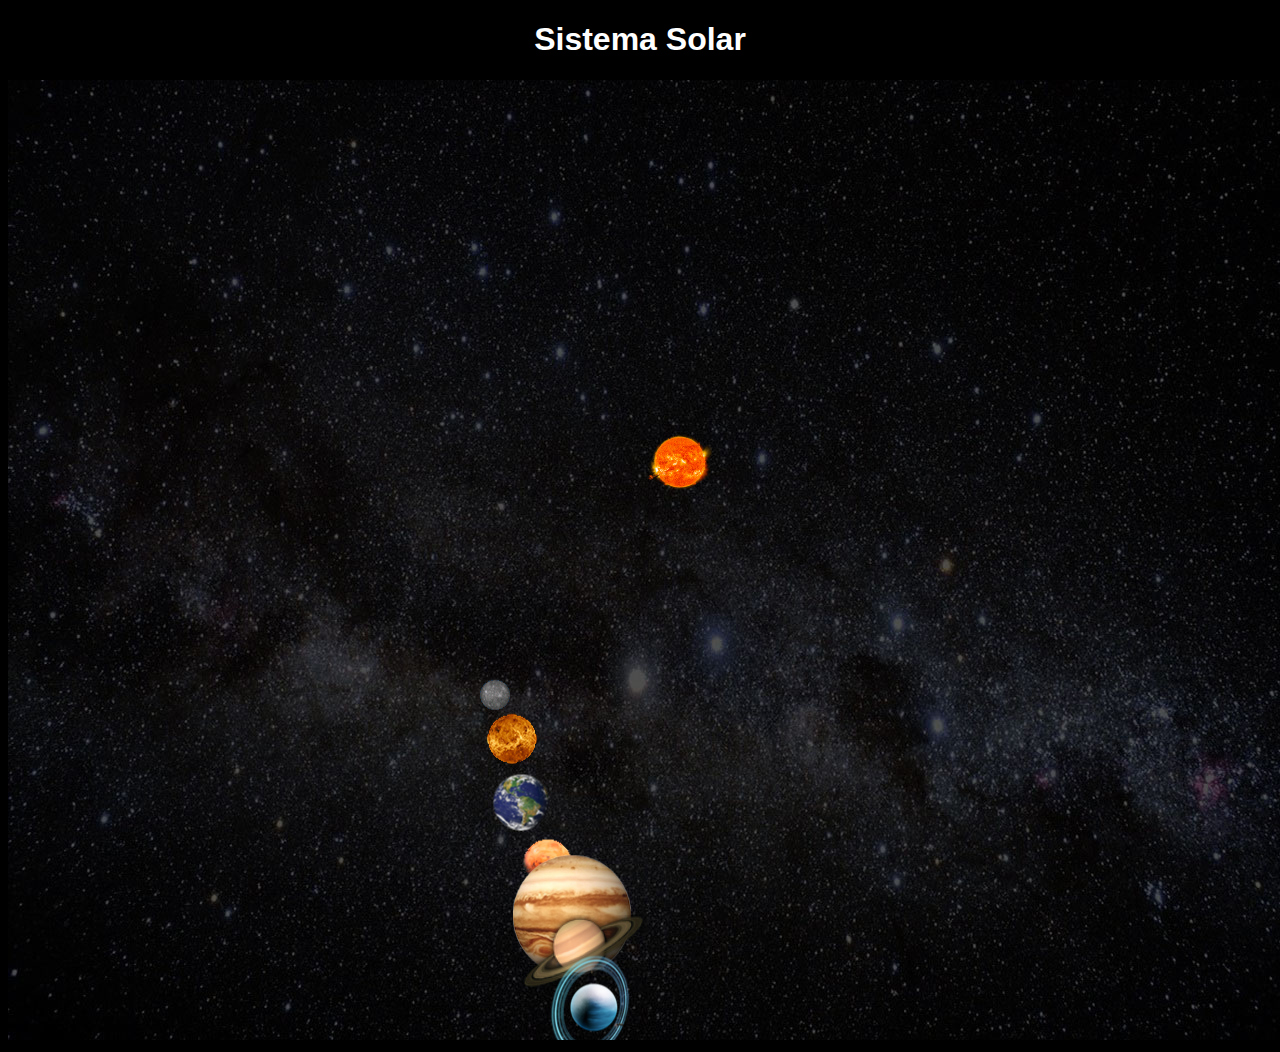
<file: Solar/index.html>
<!DOCTYPE html>
<html lang="es">
<head>
    <meta charset="UTF-8">
    <title>Sistema solar Animado</title>
    <style>
        body{
            background-color: black;
            color: white;
        }
        h1{
            text-align: center;
            font-family: sans-serif;
        }
    </style>
</head>
<body>
    <h1>Sistema Solar</h1>
    <svg version="1.1" xmlns="http://www.w3.org/2000/svg" xmlns:xlink="http://www.w3.org/1999/xlink" width="1280" height="960">
        <image xlink:href="texturas/espacio.jpg">
        </image>
         <path fill="none" stroke="null" stroke-width:"0.5" opacity="undefined" d="m649.01783,930.02028c-281.21936,0 -509.00704,-188.85344 -509.00704,-422.00584c0,-233.1524 227.78768,-422.00584 509.00704,-422.00584c281.21936,0 509.00704,188.85344 509.00704,422.00584c0,233.1524 -227.78768,422.00584 -509.00704,422.00584z" id="urano_o"/>
  <path fill="none" stroke-width:"0.5" stroke="null" opacity="undefined" d="m649.01781,876.01962c-261.88208,0 -474.00657,-169.6101 -474.00657,-379.00528c0,-209.39518 212.12449,-379.00528 474.00657,-379.00528c261.88208,0 474.00657,169.6101 474.00657,379.00528c0,209.39518 -212.12449,379.00528 -474.00657,379.00528z" id="saturno_o"/>
  <path fill="none" stroke-width:"0.5" stroke="null" opacity="undefined" d="m649.01781,842.01906c-240.88731,0 -436.00604,-157.97456 -436.00604,-353.00488c0,-195.03032 195.11872,-353.00488 436.00604,-353.00488c240.88731,0 436.00604,157.97456 436.00604,353.00488c0,195.03032 -195.11872,353.00488 -436.00604,353.00488z" id="jupiter_o"/>
  <path fill="none" stroke-width:"0.5" stroke="null" opacity="undefined" d="m649.01785,796.01842c-218.23508,0 -395.0055,-143.2064 -395.0055,-320.00442c0,-176.79802 176.77042,-320.00442 395.0055,-320.00442c218.23508,0 395.0055,143.2064 395.0055,320.00442c0,176.79802 -176.77042,320.00442 -395.0055,320.00442z" id="marte_o"/>
  <path fill="none" stroke-width:"0.5" stroke="null" opacity="undefined" d="m649.01783,744.01769c-195.58283,0 -354.00493,-126.64816 -354.00493,-283.00391c0,-156.35575 158.4221,-283.00391 354.00493,-283.00391c195.58283,0 354.00493,126.64816 354.00493,283.00391c0,156.35575 -158.4221,283.00391 -354.00493,283.00391z" id="tierra_o"/>
  <path fill="none" stroke-width:"0.5" stroke="null" opacity="undefined" d="m649.01786,688.01693c-169.06312,0 -306.00424,-109.6424 -306.00424,-245.00338c0,-135.36099 136.94113,-245.00338 306.00424,-245.00338c169.06312,0 306.00424,109.6424 306.00424,245.00338c0,135.36099 -136.94113,245.00338 -306.00424,245.00338z" id="venus_o"/>
  <path id="mercurio_o" d="m649.01784,666.01664c-140.88592,0 -255.00352,-100.692 -255.00352,-225.00312c0,-124.31111 114.1176,-225.00312 255.00352,-225.00312c140.88592,0 255.00352,100.692 255.00352,225.00312c0,124.31111 -114.1176,225.00312 -255.00352,225.00312z" opacity="undefined" stroke-width:"0.5" stroke="null" fill="none"/>
    
    <image xlink:href="texturas/mercurio.gif" width="30" height="30" x="-15" y="-15">
        <animateMotion dur="6s" repeatCount="indefinite">
            <mpath xlink:href="#mercurio_o"/>
        </animateMotion>
    </image>
    <image xlink:href="texturas/venus.png" width="50" height="50" x="-25" y="-25"> 
        <animateMotion dur="8s" repeatCount="indefinite">
            <mpath xlink:href="#venus_o"/>
        </animateMotion>
    </image>
    <image xlink:href="texturas/tierra.png" width="56" height="56" x="-28" y="-28">
                <animateMotion dur="10s" repeatCount="indefinite">
            <mpath xlink:href="#tierra_o"/>
        </animateMotion>
    </image> 
    <image xlink:href="texturas/marte.png" width="48" height="48" x="-24" y="-24">
        <animateMotion dur="14s" repeatCount="indefinite">
            <mpath xlink:href="#marte_o"/>
        </animateMotion>
    </image>
    <image xlink:href="texturas/jupiter.png" width="120" height="120" x="-60" y="-60">
                <animateMotion dur="20s" repeatCount="indefinite">
            <mpath xlink:href="#jupiter_o"/>
        </animateMotion>  
    </image>
    <image xlink:href="texturas/saturno.png" width="120" height="118" x="-60" y="-59">
                <animateMotion dur="25s" repeatCount="indefinite">
            <mpath xlink:href="#saturno_o"/>
        </animateMotion> 
    </image>
    <image xlink:href="texturas/urano.png"width="80" height="104" x="-40" y="-52">
         <animateMotion dur="30s" repeatCount="indefinite">
            <mpath xlink:href="#urano_o"/>
        </animateMotion> 
    </image>
    <image xlink:href="texturas/sol.png" width="64" height="64" x="640" y="350">        
    </image>
    </svg> 

</body>
</html>
</file>
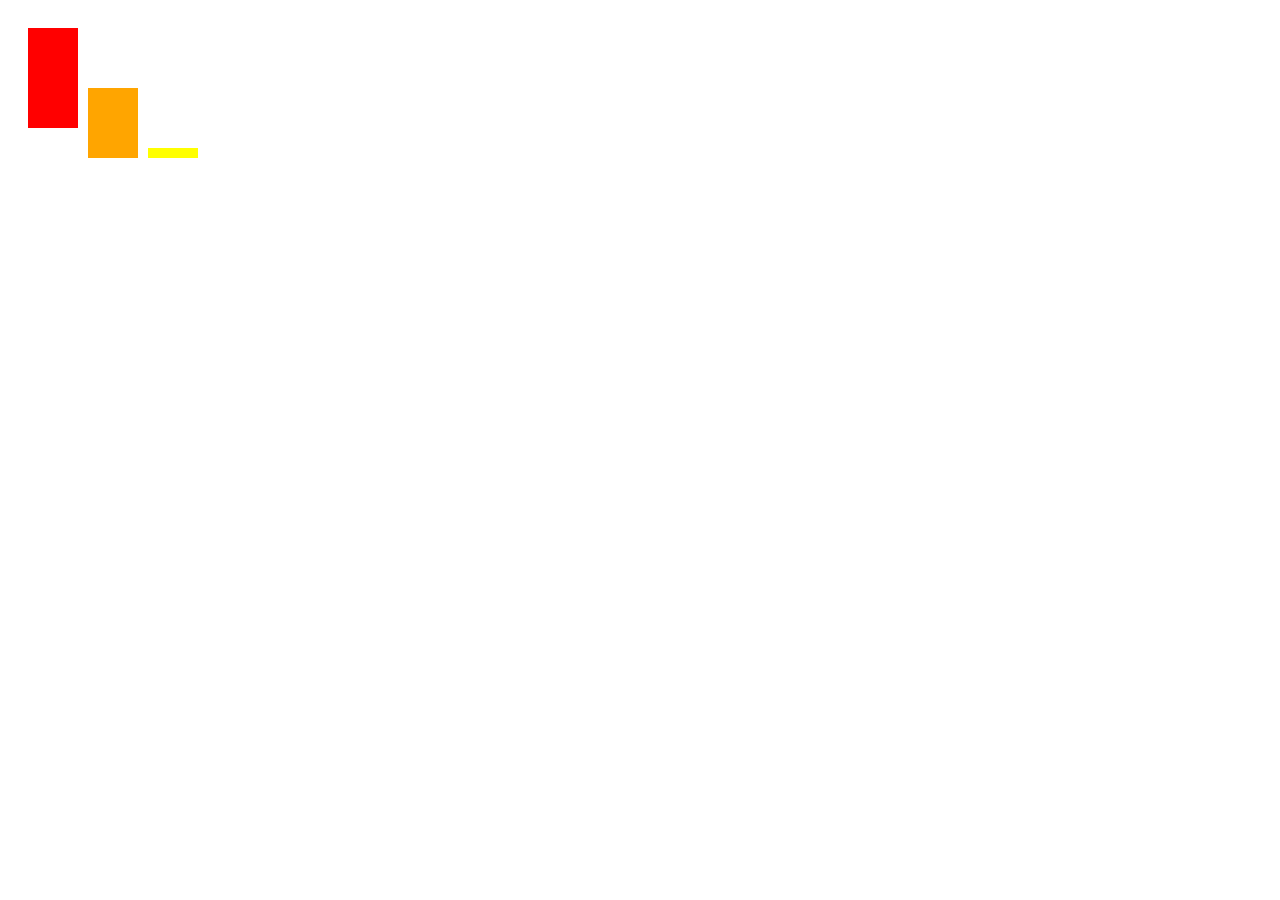
<file: SVG/index.html>
<!DOCTYPE html>
<html lang="en">
<head>
	<meta charset="UTF-8">
	<meta name="viewport" content="width=device-width, initial-scale=1.0">
	<title>Document</title>
</head>
<body>
	<svg xmlns="http://www.w3.org/2000/svg">
		<rect x="20" y="20" height="100" width="50" fill="red"/>
		<rect x="80" y="80" height="100" width="50" fill="orange"/>
		<rect x="140" y="140" height="100" width="50" fill="yellow"/>
		<circle r="90" cx="630" cy="230" fill="crimson"/>
	</svg>
	
</body>
</html>
</file>
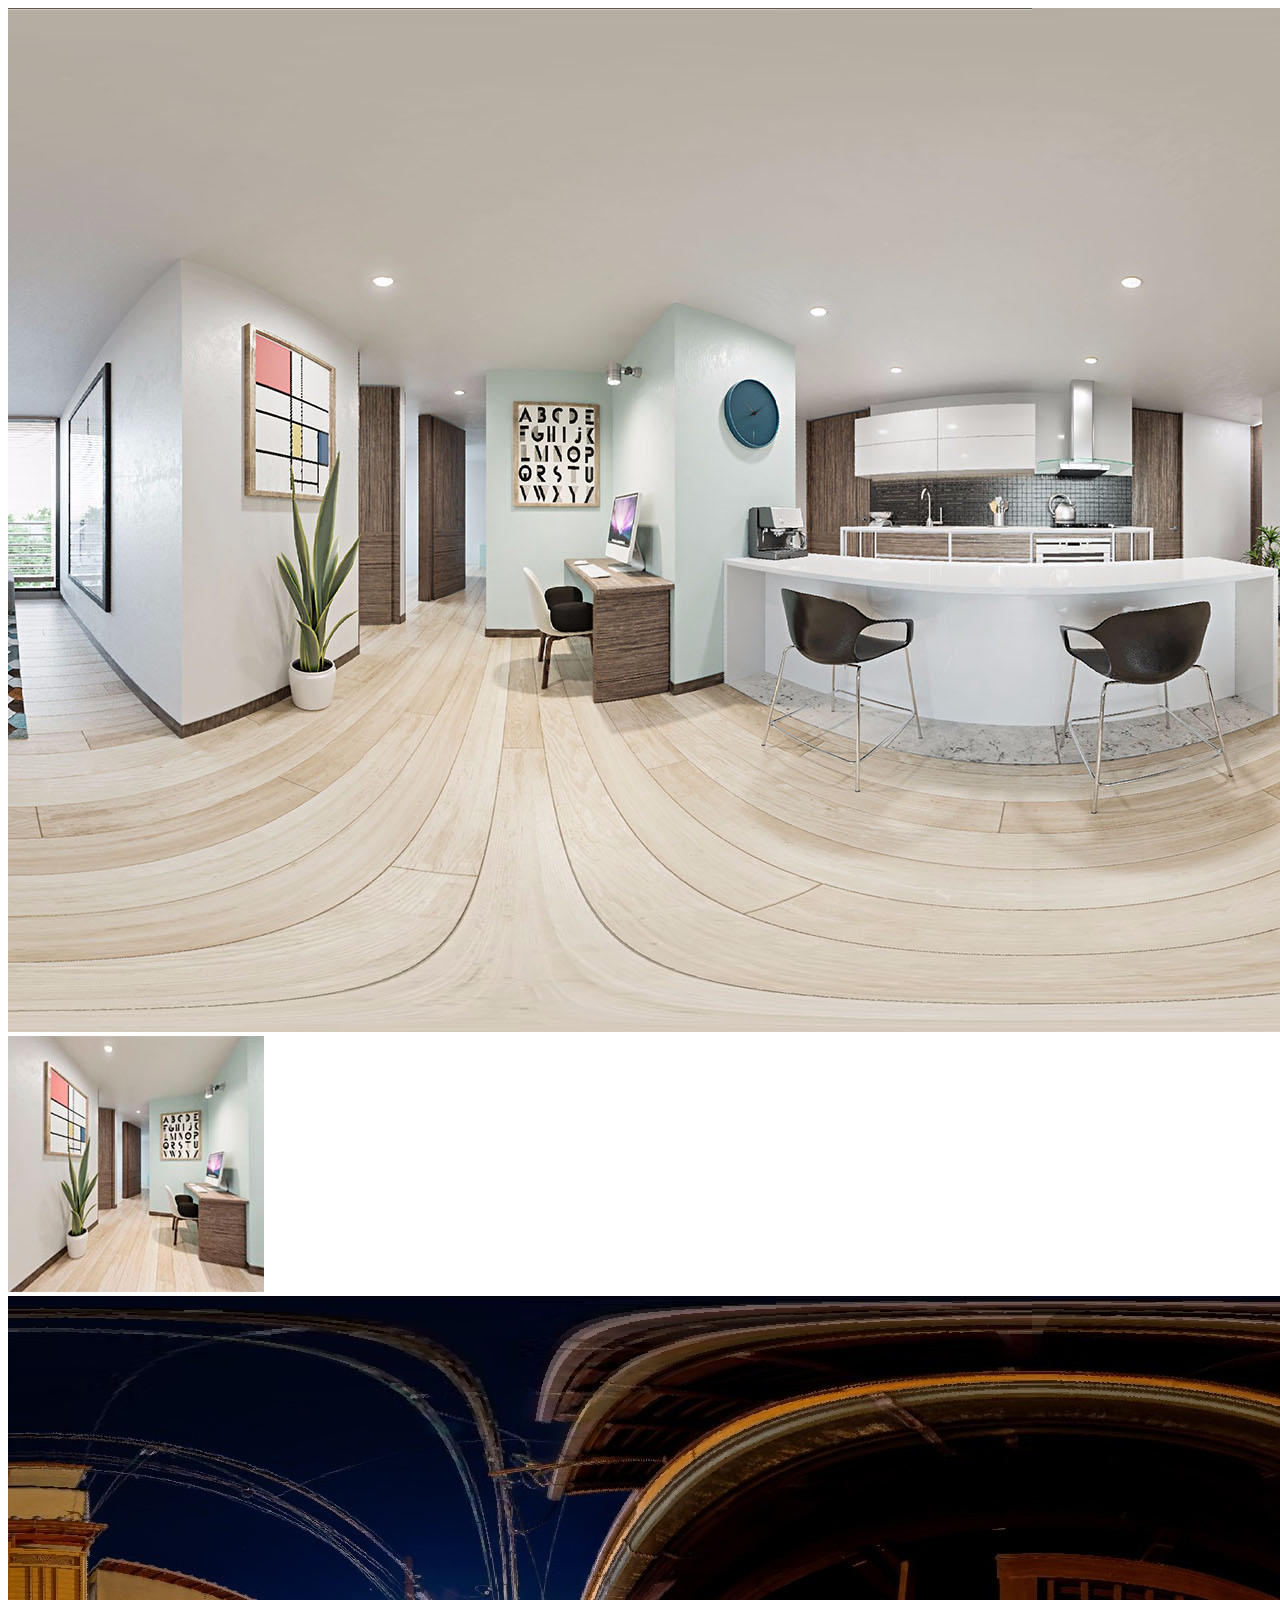
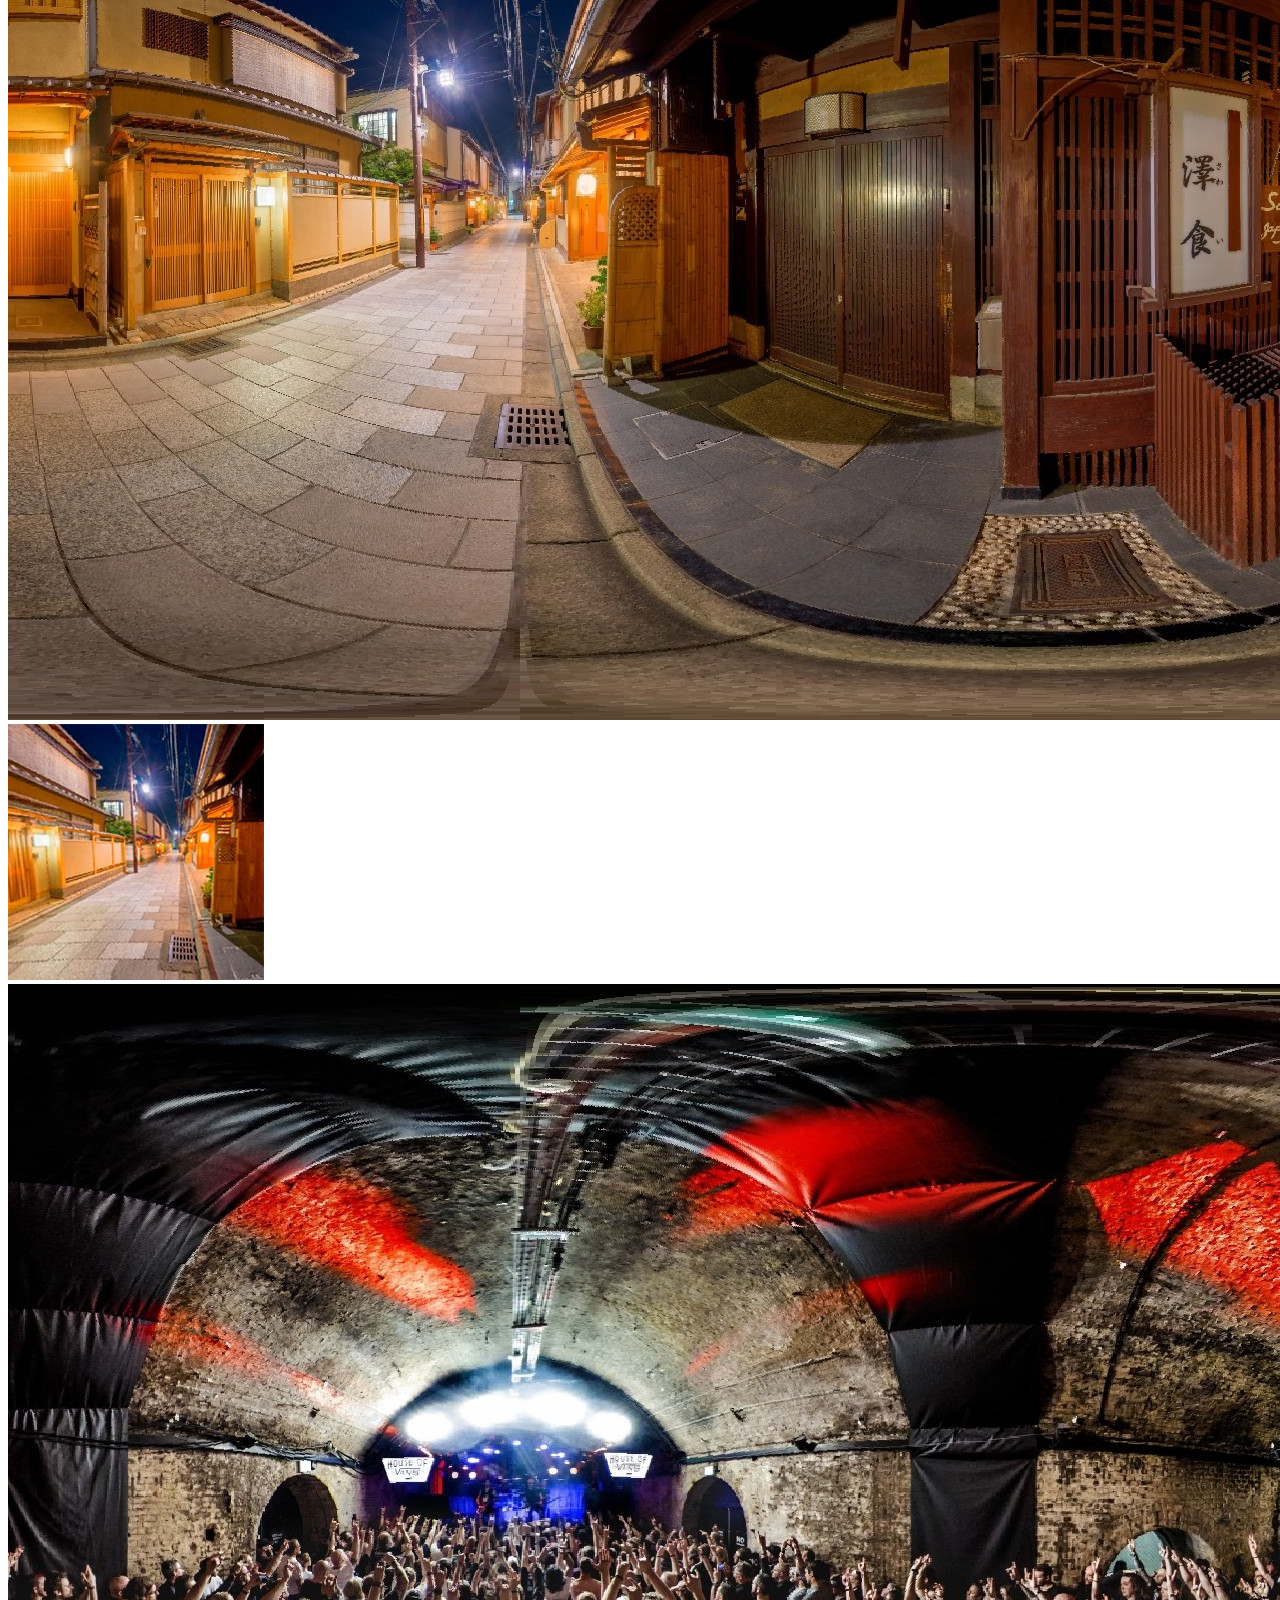
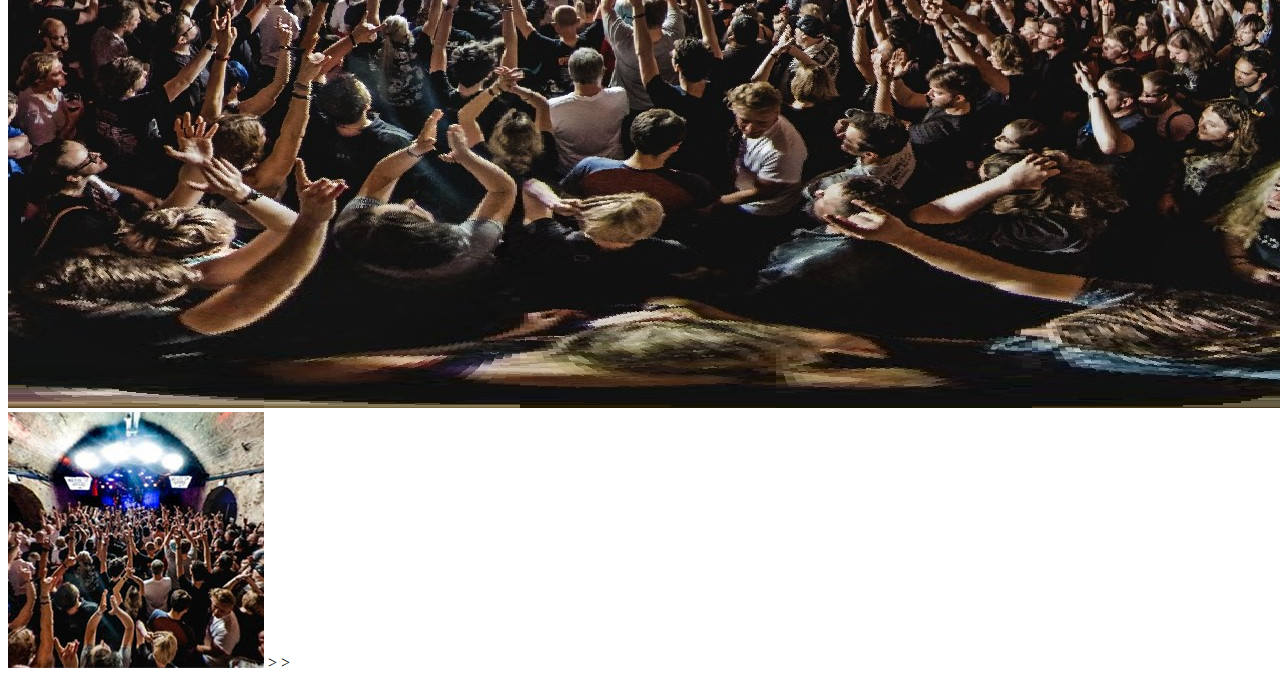
<file: TourVirtual/index.html>
<!DOCTYPE html>
<html lang="es">
<head>
  <meta charset="UTF-8">
  <title>Recorrido virtual con A-Frame</title>
   <script src="https://aframe.io/releases/1.0.4/aframe.min.js"></script>
</head>
<body>
  <a-scene>
    <a-assets>
      <img id="tour1" src="imagen/casa.jpg" />
      <img id="b1" src="imagen/casa-b.jpg" />
      <img id="tour2" src="imagen/calle.jpg" />
      <img id="b2" src="imagen/calle-b.jpg" />
      <img id="tour3" src="imagen/concierto.jpg" />
      <img id="b3" src="imagen/concierto-b.jpg" />
    </a-assets>
    <a-image src="#b1" position="1 1.5 -5" onclick="show('tour1')"></a-image>  
    <a-image src="#b2" position="2.5 1.5 -5" onclick="show('tour2')"></a-image>> 
    <a-image src="#b3" position="4 1.5 -5" onclick="show('tour3')"></a-image>>
   
    <a-sky src="#tour1" id="sky"></a-sky>
    
    <a-camera>
      <a-cursor color="white"></a-cursor>
    </a-camera>
  </a-scene>
  <script src="js/index.js"></script>
</body>
</html>
</file>
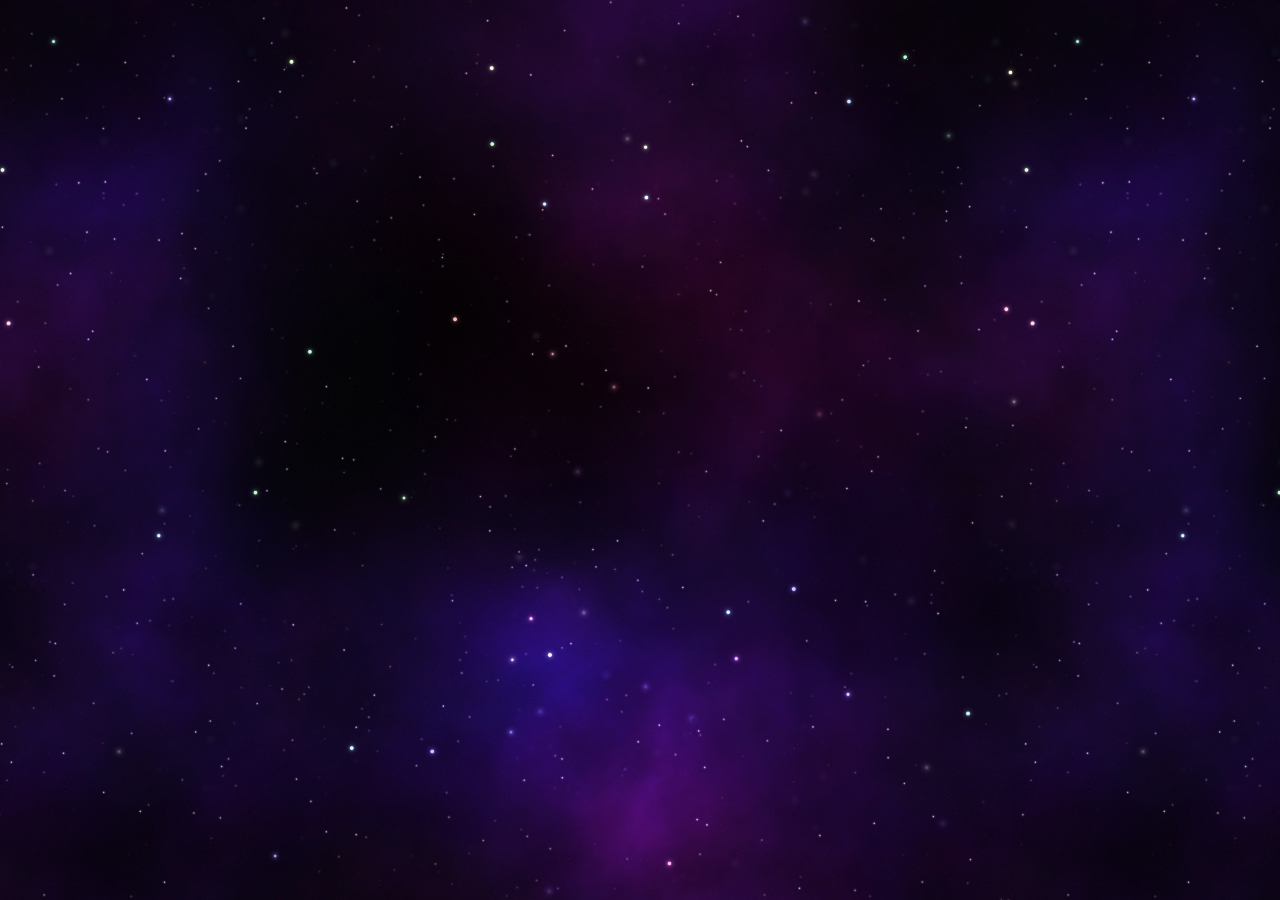
<file: X3D/index.html>
<!DOCTYPE html>
<html lang="en">
<head>
	<meta charset="UTF-8">
	<meta name="viewport" content="width=device-width, initial-scale=1.0">
	<title>X3d</title>

	<script type='text/javascript' src='https://www.x3dom.org/download/x3dom.js'> </script> 
    <link rel='stylesheet' type='text/css' href='https://www.x3dom.org/download/x3dom.css'>

</head>
<body background="texturas/espacio.jpg">
	<x3d>
		<scene>
		<transform DEF="SSolar">
			<shape> 
				<appearance>
					<!--<material diffusecolor='0 0 1' />-->
					<imageTexture url='texturas/csol.jpg' />
				</appearance>
				<sphere  />
			</shape>

		<!-- Mercurio --> 

		<transform translation="0 0 3" scale="0.2 0.2 0.2">
			<inline url="mercurio.x3d"></inline>

		</transform>

		<!-- Venus --> 

		<transform translation="0 0 4" scale="0.25 0.25 0.25">
			<inline url="venus.x3d"></inline>

		</transform>

		<transform translation="0 0 5" scale="0.45 0.45 0.45">
			<inline url="tierra.x3d"></inline>

		</transform>

		<transform translation="0 0 7" scale="0.4 0.4 0.4">
			<inline url="marte.x3d"></inline>

		</transform>

		<transform translation="0 0 9" scale="0.8 0.8 0.8">
			<inline url="jupiter.x3d"></inline>

		</transform>

		<transform translation="0 0 11" scale="0.6 0.6 0.6">
			<inline url="saturno.x3d"></inline>

		</transform>

		<transform translation="0 0 13" scale="0.5 0.5 0.5">
			<inline url="urano.x3d"></inline>

		</transform>

		<transform translation="0 0 14" scale="0.45 0.45 0.45">
			<inline url="neptuno.x3d"></inline>

		</transform>




		<!-- Parámetros de animación: sensor de tiempo y cuál eje se animará -->
				<timeSensor DEF='timer' cycleInterval='10' loop='true'></timeSensor>
				<orientationInterpolator DEF='rotator' key='0 0.5 1' keyValue='0 1 0 0 0 1 0 3.14 0 1 0 6.28'>
				</orientationInterpolator>
			</transform>
			<!-- ROUTE canaliza el sensor de tiempo y la rotación al transform -->
			<ROUTE fromNode='timer' fromField='fraction_changed' toNode='rotator' toField='set_fraction'></ROUTE>
			<ROUTE fromNode='rotator' fromField='value_changed' toNode='SSolar' toField='set_rotation'></ROUTE>
		</scene>
	</x3d>
	
</body>
</html>
</file>
